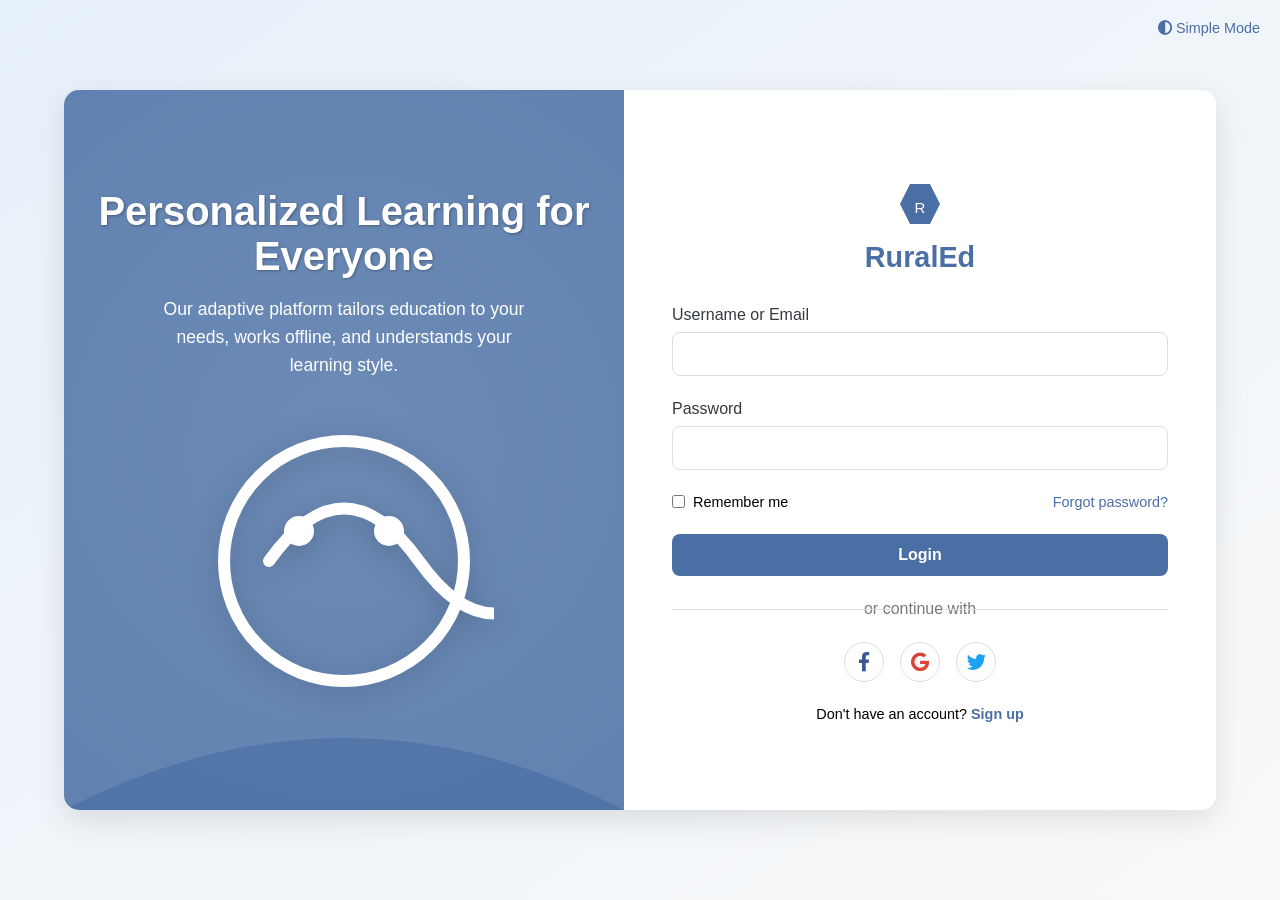
<file: index.html>
<!DOCTYPE html>
<html lang="en">
<head>
    <meta charset="UTF-8">
    <meta name="viewport" content="width=device-width, initial-scale=1.0">
    <title>RuralEd - Adaptive Learning Platform</title>
    <style>
        :root {
            --primary-color: #4a6fa5;
            --secondary-color: #166088;
            --accent-color: #4fc3a1;
            --light-color: #f8f9fa;
            --dark-color: #343a40;
            --success-color: #28a745;
            --warning-color: #ffc107;
        }
        
        * {
            margin: 0;
            padding: 0;
            box-sizing: border-box;
            font-family: 'Segoe UI', Tahoma, Geneva, Verdana, sans-serif;
        }
        
        body {
            background-color: #f5f7fa;
            background-image: linear-gradient(to bottom right, #e6f0f9, #f9f9f9);
            height: 100vh;
            display: flex;
            justify-content: center;
            align-items: center;
        }
        
        .container {
            display: flex;
            width: 90%;
            max-width: 1200px;
            height: 80vh;
            box-shadow: 0 10px 30px rgba(0, 0, 0, 0.1);
            border-radius: 15px;
            overflow: hidden;
            background-color: white;
        }
        
        .illustration {
            flex: 1;
            background-color: var(--primary-color);
            background-image: url('data:image/svg+xml;utf8,<svg xmlns="http://www.w3.org/2000/svg" viewBox="0 0 100 100" preserveAspectRatio="none"><path d="M0,0 L100,0 L100,100 Q50,80 0,100 Z" fill="%23f8f9fa" opacity="0.1"/></svg>');
            background-size: cover;
            display: flex;
            flex-direction: column;
            justify-content: center;
            align-items: center;
            padding: 2rem;
            color: white;
            position: relative;
            overflow: hidden;
        }
        
        .illustration::before {
            content: '';
            position: absolute;
            top: -50%;
            left: -50%;
            width: 200%;
            height: 200%;
            background: radial-gradient(circle, rgba(255,255,255,0.1) 0%, transparent 70%);
            animation: pulse 15s infinite alternate;
        }
        
        @keyframes pulse {
            0% { transform: translate(0, 0); }
            50% { transform: translate(10%, 10%); }
            100% { transform: translate(-10%, -10%); }
        }
        
        .illustration h2 {
            font-size: 2.5rem;
            margin-bottom: 1rem;
            text-align: center;
            z-index: 1;
            text-shadow: 1px 1px 3px rgba(0,0,0,0.3);
        }
        
        .illustration p {
            font-size: 1.1rem;
            text-align: center;
            margin-bottom: 2rem;
            z-index: 1;
            max-width: 80%;
            line-height: 1.6;
        }
        
        .illustration img {
            width: 70%;
            max-width: 300px;
            z-index: 1;
            filter: drop-shadow(0 5px 15px rgba(0,0,0,0.2));
        }
        
        .login-form {
            flex: 1;
            padding: 3rem;
            display: flex;
            flex-direction: column;
            justify-content: center;
            background-color: white;
        }
        
        .logo {
            text-align: center;
            margin-bottom: 2rem;
        }
        
        .logo img {
            height: 50px;
        }
        
        .logo h1 {
            color: var(--primary-color);
            font-size: 1.8rem;
            margin-top: 0.5rem;
        }
        
        .form-group {
            margin-bottom: 1.5rem;
        }
        
        .form-group label {
            display: block;
            margin-bottom: 0.5rem;
            color: var(--dark-color);
            font-weight: 500;
        }
        
        .form-group input {
            width: 100%;
            padding: 12px 15px;
            border: 1px solid #ddd;
            border-radius: 8px;
            font-size: 1rem;
            transition: all 0.3s;
        }
        
        .form-group input:focus {
            border-color: var(--primary-color);
            box-shadow: 0 0 0 3px rgba(74, 111, 165, 0.2);
            outline: none;
        }
        
        .options {
            display: flex;
            justify-content: space-between;
            align-items: center;
            margin-bottom: 1.5rem;
            font-size: 0.9rem;
        }
        
        .remember-me {
            display: flex;
            align-items: center;
        }
        
        .remember-me input {
            margin-right: 0.5rem;
        }
        
        .forgot-password a {
            color: var(--primary-color);
            text-decoration: none;
        }
        
        .forgot-password a:hover {
            text-decoration: underline;
        }
        
        .btn {
            width: 100%;
            padding: 12px;
            border: none;
            border-radius: 8px;
            font-size: 1rem;
            font-weight: 600;
            cursor: pointer;
            transition: all 0.3s;
        }
        
        .btn-primary {
            background-color: var(--primary-color);
            color: white;
        }
        
        .btn-primary:hover {
            background-color: var(--secondary-color);
            transform: translateY(-2px);
            box-shadow: 0 5px 15px rgba(0, 0, 0, 0.1);
        }
        
        .divider {
            margin: 1.5rem 0;
            text-align: center;
            position: relative;
            color: #777;
        }
        
        .divider::before, .divider::after {
            content: '';
            position: absolute;
            top: 50%;
            width: 45%;
            height: 1px;
            background-color: #ddd;
        }
        
        .divider::before {
            left: 0;
        }
        
        .divider::after {
            right: 0;
        }
        
        .social-login {
            display: flex;
            justify-content: center;
            gap: 1rem;
            margin-bottom: 1.5rem;
        }
        
        .social-btn {
            width: 40px;
            height: 40px;
            border-radius: 50%;
            display: flex;
            justify-content: center;
            align-items: center;
            background-color: white;
            border: 1px solid #ddd;
            cursor: pointer;
            transition: all 0.3s;
        }
        
        .social-btn:hover {
            transform: translateY(-2px);
            box-shadow: 0 5px 10px rgba(0, 0, 0, 0.1);
        }
        
        .social-btn i {
            font-size: 1.2rem;
        }
        
        .facebook { color: #3b5998; }
        .google { color: #db4437; }
        .twitter { color: #1da1f2; }
        
        .signup-link {
            text-align: center;
            margin-top: 1.5rem;
            font-size: 0.9rem;
        }
        
        .signup-link a {
            color: var(--primary-color);
            text-decoration: none;
            font-weight: 600;
        }
        
        .signup-link a:hover {
            text-decoration: underline;
        }
        
        /* Responsive design */
        @media (max-width: 768px) {
            .container {
                flex-direction: column;
                height: auto;
            }
            
            .illustration {
                padding: 1.5rem;
            }
            
            .illustration h2 {
                font-size: 1.8rem;
            }
            
            .login-form {
                padding: 2rem;
            }
        }
        
        /* Animation classes */
        .shake {
            animation: shake 0.5s;
        }
        
        @keyframes shake {
            0%, 100% { transform: translateX(0); }
            10%, 30%, 50%, 70%, 90% { transform: translateX(-5px); }
            20%, 40%, 60%, 80% { transform: translateX(5px); }
        }
        
        /* Accessibility focus styles */
        a:focus, button:focus, input:focus {
            outline: 3px solid var(--accent-color);
            outline-offset: 2px;
        }
        
        /* Offline indicator */
        .offline-indicator {
            position: fixed;
            bottom: 20px;
            right: 20px;
            background-color: #ff6b6b;
            color: white;
            padding: 10px 15px;
            border-radius: 5px;
            box-shadow: 0 3px 10px rgba(0,0,0,0.2);
            display: none;
            z-index: 1000;
        }
        
        /* Simple mode toggle */
        .simple-mode {
            position: absolute;
            top: 20px;
            right: 20px;
            background: none;
            border: none;
            color: var(--primary-color);
            cursor: pointer;
            font-size: 0.9rem;
            z-index: 10;
        }
        
        /* Simple mode styles */
        body.simple-mode {
            background: white;
        }
        
        body.simple-mode .container {
            box-shadow: none;
            border: 1px solid #ddd;
        }
        
        body.simple-mode .illustration {
            display: none;
        }
        
        body.simple-mode .login-form {
            flex: 1;
        }
        
        body.simple-mode .options,
        body.simple-mode .divider,
        body.simple-mode .social-login {
            display: none;
        }
        
        body.simple-mode .form-group input {
            border-radius: 0;
            border-left: none;
            border-right: none;
            border-top: none;
            border-bottom: 2px solid #ddd;
            padding: 10px 0;
        }
        
        body.simple-mode .btn {
            border-radius: 0;
        }
    </style>
    <link rel="stylesheet" href="https://cdnjs.cloudflare.com/ajax/libs/font-awesome/6.0.0-beta3/css/all.min.css">
</head>
<body>
    <button class="simple-mode" id="simpleModeToggle">
        <i class="fas fa-adjust"></i> Simple Mode
    </button>
    
    <div class="container">
        <div class="illustration">
            <h2>Personalized Learning for Everyone</h2>
            <p>Our adaptive platform tailors education to your needs, works offline, and understands your learning style.</p>
            <img src="data:image/svg+xml;utf8,<svg xmlns='http://www.w3.org/2000/svg' viewBox='0 0 200 200'><circle cx='100' cy='100' r='80' fill='none' stroke='white' stroke-width='8'/><path d='M50,100 Q100,30 150,100 T250,100' fill='none' stroke='white' stroke-width='8' stroke-linecap='round'/><circle cx='70' cy='80' r='10' fill='white'/><circle cx='130' cy='80' r='10' fill='white'/></svg>" alt="Education Illustration">
        </div>
        
        <div class="login-form">
            <div class="logo">
                <img src="data:image/svg+xml;utf8,<svg xmlns='http://www.w3.org/2000/svg' viewBox='0 0 100 100'><path d='M30,10 L70,10 L90,50 L70,90 L30,90 L10,50 Z' fill='%234a6fa5'/><text x='50' y='60' font-family='Arial' font-size='30' fill='white' text-anchor='middle' dominant-baseline='middle'>R</text></svg>" alt="RuralEd Logo">
                <h1>RuralEd</h1>
            </div>
            
            <form id="loginForm">
                <div class="form-group">
                    <label for="username">Username or Email</label>
                    <input type="text" id="username" name="username" required>
                </div>
                
                <div class="form-group">
                    <label for="password">Password</label>
                    <input type="password" id="password" name="password" required>
                </div>
                
                <div class="options">
                    <div class="remember-me">
                        <input type="checkbox" id="remember" name="remember">
                        <label for="remember">Remember me</label>
                    </div>
                    <div class="forgot-password">
                        <a href="#">Forgot password?</a>
                    </div>
                </div>
                
                <button type="submit" class="btn btn-primary">Login</button>
                
                <div class="divider">or continue with</div>
                
                <div class="social-login">
                    <div class="social-btn facebook" title="Login with Facebook">
                        <i class="fab fa-facebook-f"></i>
                    </div>
                    <div class="social-btn google" title="Login with Google">
                        <i class="fab fa-google"></i>
                    </div>
                    <div class="social-btn twitter" title="Login with Twitter">
                        <i class="fab fa-twitter"></i>
                    </div>
                </div>
                
                <div class="signup-link">
                    Don't have an account? <a href="#">Sign up</a>
                </div>
            </form>
        </div>
    </div>
    
    <div class="offline-indicator" id="offlineIndicator">
        <i class="fas fa-wifi"></i> You're currently offline. Working in limited mode.
    </div>
    
    <script>
        // Simple mode toggle
        const simpleModeToggle = document.getElementById('simpleModeToggle');
        simpleModeToggle.addEventListener('click', () => {
            document.body.classList.toggle('simple-mode');
            const icon = simpleModeToggle.querySelector('i');
            if (document.body.classList.contains('simple-mode')) {
                icon.classList.remove('fa-adjust');
                icon.classList.add('fa-expand');
                simpleModeToggle.title = "Switch to standard mode";
            } else {
                icon.classList.remove('fa-expand');
                icon.classList.add('fa-adjust');
                simpleModeToggle.title = "Switch to simple mode";
            }
        });
        
        // Form submission
        const loginForm = document.getElementById('loginForm');
        loginForm.addEventListener('submit', function(e) {
            e.preventDefault();
            
            const username = document.getElementById('username').value;
            const password = document.getElementById('password').value;
            
            // Simple validation
            if (username.trim() === '' || password.trim() === '') {
                loginForm.classList.add('shake');
                setTimeout(() => {
                    loginForm.classList.remove('shake');
                }, 500);
                return;
            }
            
            // In a real app, you would send this to your server
            console.log('Login attempt with:', { username, password });
            
            // Simulate login process
            simulateLogin();
        });
        
        function simulateLogin() {
            const btn = loginForm.querySelector('button[type="submit"]');
            const originalText = btn.textContent;
            
            btn.innerHTML = '<i class="fas fa-spinner fa-spin"></i> Logging in...';
            btn.disabled = true;
            
            // Simulate network request
            setTimeout(() => {
                btn.innerHTML = '<i class="fas fa-check"></i> Login successful!';
                
                // Redirect to dashboard after a delay
                setTimeout(() => {
                    // In a real app, you would redirect to the dashboard
                    // alert('Redirecting to dashboard...');
                    window.location.href = 'interface.html';
                }, 1000);
            }, 2000);
        }
        
        // Offline detection
        window.addEventListener('online', updateOnlineStatus);
        window.addEventListener('offline', updateOnlineStatus);
        
        function updateOnlineStatus() {
            const offlineIndicator = document.getElementById('offlineIndicator');
            if (!navigator.onLine) {
                offlineIndicator.style.display = 'block';
                
                // In a real app, you would enable offline capabilities here
                console.log('Offline mode activated');
            } else {
                offlineIndicator.style.display = 'none';
                console.log('Back online');
            }
        }
        
        // Initialize
        updateOnlineStatus();
        
        // Check for camera access (for optional emotion detection)
        if (navigator.mediaDevices && navigator.mediaDevices.getUserMedia) {
            console.log('Camera access is available for emotion detection');
            // You would implement emotion detection here if enabled
        }
        
        // Local storage for offline functionality
        if (typeof(Storage) !== "undefined") {
            console.log('Local storage available for offline functionality');
            
            // Example of storing login info if "Remember me" is checked
            const rememberCheckbox = document.getElementById('remember');
            const usernameInput = document.getElementById('username');

            // Load saved credentials if they exist
            if (localStorage.rememberedUsername) {
                usernameInput.value = localStorage.rememberedUsername;
                rememberCheckbox.checked = true;
            }
            
            rememberCheckbox.addEventListener('change', function() {
                if (this.checked && usernameInput.value) {
                    localStorage.rememberedUsername = usernameInput.value;
                } else {
                    localStorage.removeItem('rememberedUsername');
                }
            });
        }
    </script>
</body>
</html>
</file>
